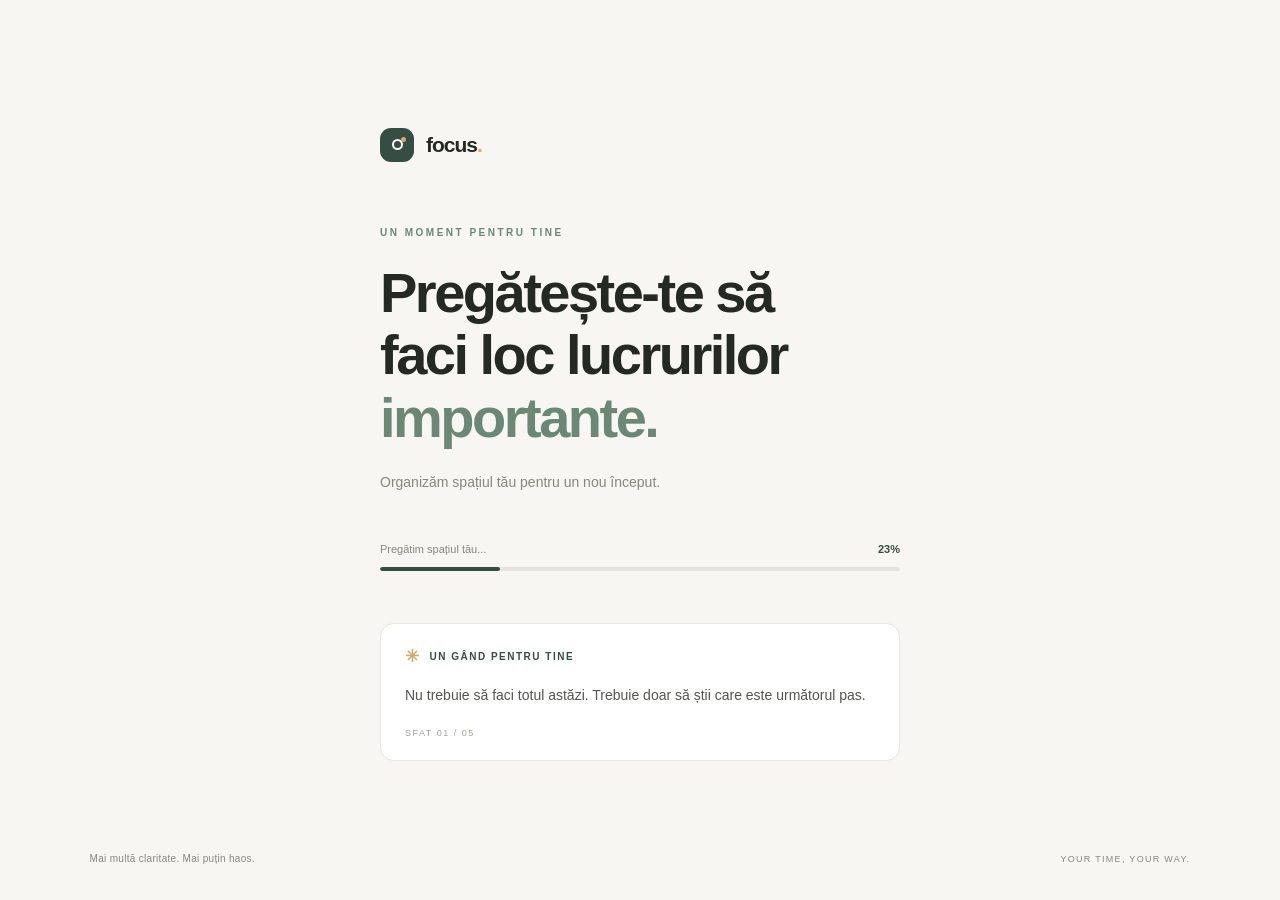
<file: index.html>
<!DOCTYPE html>
<html lang="ro">
<head>
    <meta charset="UTF-8">
    <meta name="viewport" content="width=device-width, initial-scale=1.0">

    <meta name="theme-color" content="#F7F6F2">
    <title>Organi-Time</title>
    
    <link rel="stylesheet" href="Loading/loading.css">
    <script src="Loading/loading.js" defer></script>

</head>

<body>
    <main class="loading-screen">

        <section class="loading-content">

            <header class="brand">
                <div class="brand-icon" aria-hidden="true">
                    <span></span>
                </div>

                <span class="brand-name">focus<span>.</span></span>
            </header>

            <div class="loading-main">
                <p class="eyebrow">UN MOMENT PENTRU TINE</p>

                <h1>
                    Pregătește-te să<br>
                    faci loc lucrurilor<br>
                    <span>importante.</span>
                </h1>

                <p class="loading-description">
                    Organizăm spațiul tău pentru un nou început.
                </p>

                <div class="progress-section">
                    <div class="progress-labels">
                        <span id="loading-status" aria-live="polite">
                            Pregătim spațiul tău...
                        </span>

                        <span id="progress-value">0%</span>
                    </div>

                    <div
                        class="progress-track"
                        id="progress-track"
                        role="progressbar"
                        aria-label="Progresul încărcării"
                        aria-valuemin="0"
                        aria-valuemax="100"
                        aria-valuenow="0"
                    >
                        <div class="progress-bar" id="progress-bar"></div>
                    </div>
                </div>
            </div>

            <aside class="tip-card" aria-live="polite">
                <div class="tip-heading">
                    <span class="tip-icon" aria-hidden="true">✳</span>
                    <span>UN GÂND PENTRU TINE</span>
                </div>

                <p class="tip-text" id="tip-text">
                    Nu trebuie să faci totul astăzi.
                    Trebuie doar să știi care este următorul pas.
                </p>

                <span class="tip-counter" id="tip-counter">
                    SFAT 01 / 05
                </span>
            </aside>

        </section>

        <footer class="loading-footer">
            <span>Mai multă claritate. Mai puțin haos.</span>
            <span class="footer-version">YOUR TIME, YOUR WAY.</span>
        </footer>

    </main>
</body>
</html>
</file>
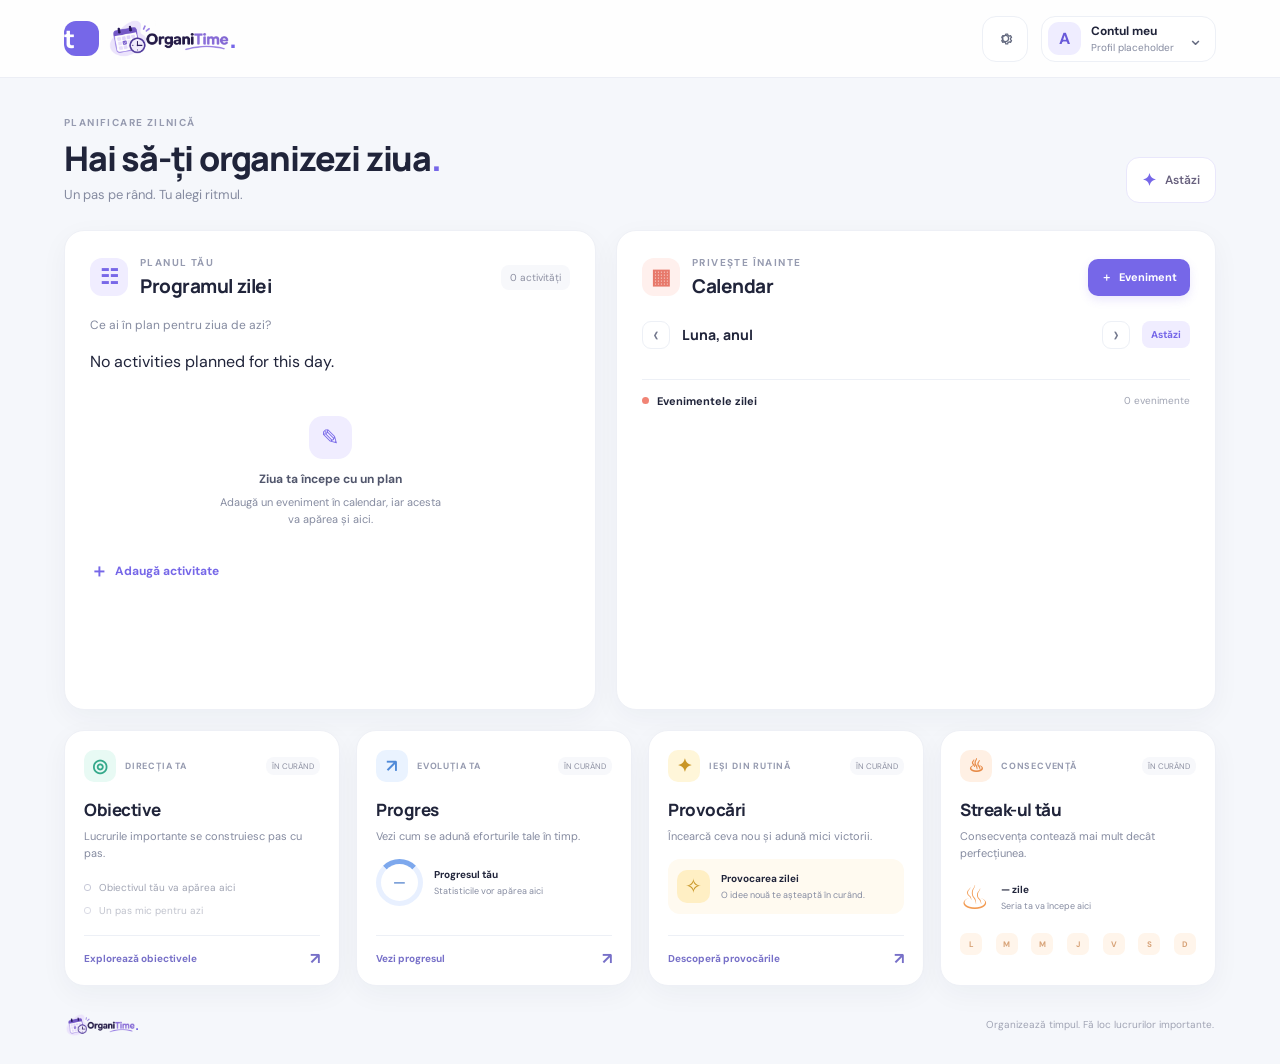
<file: Dashboard/dashboard.html>
<!DOCTYPE html>
<html lang="ro">
<head>
  <meta charset="UTF-8">
  <meta name="viewport" content="width=device-width, initial-scale=1.0">
  <meta name="theme-color" content="#f5f7fb">
  <title>Dashboard | OrganiTime</title>
  <link rel="stylesheet" href="style.css">
  <script src="functionality.js" defer></script>
</head>
<body>
  <div class="app-shell">
    <header class="topbar">
      <a class="brand" href="dashboard.html" aria-label="OrganiTime - pagina principală">
        <span class="brand-mark">t</span>
        <span><img class="logo" src="../organitime-logo.png" alt="OrganiTime logo"><span class="brand-dot">.</span></span>
      </a>
      <div class="topbar-right">
        <button class="icon-button" id="settingsButton" type="button" aria-label="Setări" title="Setări">
          <svg viewBox="0 0 24 24" aria-hidden="true"><path d="M12 8.5a3.5 3.5 0 1 0 0 7 3.5 3.5 0 0 0 0-7Z"/><path d="m19.4 15 .1.1 1.2.9-1.2 2.1-1.4-.6a7.9 7.9 0 0 1-1.7 1l-.2 1.5h-2.4l-.3-1.5a7.9 7.9 0 0 1-1.8-1l-1.4.6-1.2-2.1 1.2-.9a7.3 7.3 0 0 1 0-2l-1.2-.9 1.2-2.1 1.4.6a7.9 7.9 0 0 1 1.8-1l.3-1.5h2.4l.2 1.5a7.9 7.9 0 0 1 1.7 1l1.4-.6 1.2 2.1-1.2.9a7.3 7.3 0 0 1 0 2Z" transform="translate(-1 -1) scale(.96)"/></svg>
        </button>
        <button class="account-button" id="accountButton" type="button">
          <span class="avatar">A</span>
          <span class="account-label"><strong>Contul meu</strong><small>Profil placeholder</small></span>
          <span class="chevron">⌄</span>
        </button>
      </div>
    </header>

    <main class="dashboard">
      <section class="welcome-row">
        <div>
          <p class="eyebrow" id="todayLabel">PLANIFICARE ZILNICĂ</p>
          <h1>Hai să-ți organizezi ziua<span class="heading-period">.</span></h1>
          <p class="welcome-subtitle">Un pas pe rând. Tu alegi ritmul.</p>
        </div>
        <div class="date-pill"><span class="date-spark">✦</span><span id="currentDate">Astăzi</span></div>
      </section>

      <section class="primary-grid" aria-label="Program și calendar">
        <article class="panel schedule-panel">
          <div class="panel-heading">
            <div class="heading-icon purple-icon">☷</div>
            <div><p class="eyebrow">PLANUL TĂU</p><h2>Programul zilei</h2></div>
            <span class="count-pill" id="scheduleCount">0 activități</span>
          </div>
          <p class="panel-description">Ce ai în plan pentru ziua de azi?</p>
          <div class="schedule-list" id="scheduleList" aria-live="polite"></div>
          <div class="empty-state" id="scheduleEmpty">
            <span class="empty-illustration">✎</span>
            <strong>Ziua ta începe cu un plan</strong>
            <p>Adaugă un eveniment în calendar, iar acesta va apărea și aici.</p>
          </div>
          <button class="text-button" id="addScheduleButton" type="button"><span>＋</span> Adaugă activitate</button>
        </article>

        <article class="panel calendar-panel">
          <div class="panel-heading">
            <div class="heading-icon coral-icon">▦</div>
            <div><p class="eyebrow">PRIVEȘTE ÎNAINTE</p><h2>Calendar</h2></div>
            <button class="primary-button compact" id="addEventButton" type="button"><span>＋</span> Eveniment</button>
          </div>
          <div class="calendar-toolbar">
            <button class="month-nav" id="prevMonth" type="button" aria-label="Luna precedentă">‹</button>
            <h3 id="monthLabel">Luna, anul</h3>
            <button class="month-nav" id="nextMonth" type="button" aria-label="Luna următoare">›</button>
            <button class="today-button" id="todayButton" type="button">Astăzi</button>
          </div>
          <div class="calendar-grid" id="calendarGrid" role="grid" aria-label="Calendar lunar"></div>
          <div class="selected-date-row">
            <div><span class="selected-date-dot"></span><strong id="selectedDateLabel">Evenimentele zilei</strong></div>
            <span class="muted-small" id="selectedEventCount">0 evenimente</span>
          </div>
          <div class="calendar-events" id="calendarEvents" aria-live="polite"></div>
        </article>
      </section>

      <section class="secondary-grid" aria-label="Obiective, progres, provocări și streak">
        <article class="panel mini-panel goals-panel">
          <div class="mini-heading"><div class="heading-icon mint-icon">◎</div><span class="eyebrow">DIRECȚIA TA</span><span class="placeholder-tag">ÎN CURÂND</span></div>
          <h2>Obiective</h2>
          <p>Lucrurile importante se construiesc pas cu pas.</p>
          <div class="placeholder-line"><span class="placeholder-dot"></span><span>Obiectivul tău va apărea aici</span></div>
          <div class="placeholder-line short"><span class="placeholder-dot"></span><span>Un pas mic pentru azi</span></div>
          <button class="subtle-button placeholder-action" data-feature="Obiective" type="button">Explorează obiectivele <span>↗</span></button>
        </article>

        <article class="panel mini-panel progress-panel">
          <div class="mini-heading"><div class="heading-icon blue-icon">↗</div><span class="eyebrow">EVOLUȚIA TA</span><span class="placeholder-tag">ÎN CURÂND</span></div>
          <h2>Progres</h2>
          <p>Vezi cum se adună eforturile tale în timp.</p>
          <div class="progress-preview"><div class="progress-ring"><span>—</span></div><div><strong>Progresul tău</strong><small>Statisticile vor apărea aici</small></div></div>
          <button class="subtle-button placeholder-action" data-feature="Progres" type="button">Vezi progresul <span>↗</span></button>
        </article>

        <article class="panel mini-panel challenge-panel">
          <div class="mini-heading"><div class="heading-icon yellow-icon">✦</div><span class="eyebrow">IEȘI DIN RUTINĂ</span><span class="placeholder-tag">ÎN CURÂND</span></div>
          <h2>Provocări</h2>
          <p>Încearcă ceva nou și adună mici victorii.</p>
          <div class="challenge-card"><span class="challenge-symbol">✧</span><div><strong>Provocarea zilei</strong><small>O idee nouă te așteaptă în curând.</small></div></div>
          <button class="subtle-button placeholder-action" data-feature="Provocări" type="button">Descoperă provocările <span>↗</span></button>
        </article>

        <article class="panel mini-panel streak-panel">
          <div class="mini-heading"><div class="heading-icon orange-icon">♨</div><span class="eyebrow">CONSECVENȚĂ</span><span class="placeholder-tag">ÎN CURÂND</span></div>
          <h2>Streak-ul tău</h2>
          <p>Consecvența contează mai mult decât perfecțiunea.</p>
          <div class="streak-display"><span class="streak-flame">♨</span><div><strong>— zile</strong><small>Seria ta va începe aici</small></div></div>
          <div class="week-dots" aria-label="Zilele săptămânii"><span>L</span><span>M</span><span>M</span><span>J</span><span>V</span><span>S</span><span>D</span></div>
        </article>
      </section>

      <footer class="dashboard-footer"><span><img class="logo" src="../organitime-logo.png" alt="OrganiTime logo"><span class="brand-dot">.</span></span><span>Organizează timpul. Fă loc lucrurilor importante.</span></footer>
    </main>
  </div>

  <dialog class="event-dialog" id="eventDialog" aria-labelledby="dialogTitle">
    <form id="eventForm" method="dialog">
      <div class="dialog-heading"><div><p class="eyebrow">PLANIFICĂ CE CONTEAZĂ</p><h2 id="dialogTitle">Adaugă un eveniment</h2></div><button class="close-button" id="closeDialog" type="button" aria-label="Închide">×</button></div>
      <label for="eventTitle">Titlul activității</label>
      <input id="eventTitle" name="title" type="text" placeholder="Ex. Învățat pentru test" maxlength="80" required>
      <div class="form-two-columns">
        <div><label for="eventDate">Data</label><input id="eventDate" name="date" type="date" required></div>
        <div><label for="eventTime">Ora</label><input id="eventTime" name="time" type="time" value="09:00" required></div>
      </div>
      <label for="eventCategory">Categorie</label>
      <select id="eventCategory" name="category"><option value="personal">Personal</option><option value="study">Studii</option><option value="work">Muncă</option><option value="health">Sănătate</option><option value="other">Altele</option></select>
      <label for="eventNotes">Notițe <span class="optional-label">(opțional)</span></label>
      <textarea id="eventNotes" name="notes" rows="3" maxlength="240" placeholder="Detalii pe care vrei să le ții minte..."></textarea>
      <p class="form-error" id="formError" role="alert"></p>
      <div class="dialog-actions"><button class="secondary-button" id="cancelDialog" type="button">Anulează</button><button class="primary-button" type="submit">Salvează evenimentul</button></div>
    </form>
  </dialog>
  <div class="toast" id="toast" role="status" aria-live="polite"></div>
</body>
</html>
</file>
<file: Loading/loading.css>
/* ------------------------------
   1. CULORI ȘI VARIABILE
------------------------------ */

:root {
    --color-background: #F7F6F2;
    --color-surface: #FFFFFF;
    --color-primary: #344E41;
    --color-primary-light: #6B8877;
    --color-accent: #D9A86C;
    --color-text: #252923;
    --color-text-muted: #85877F;
    --color-border: #E9E7E0;

    --font-main: "Inter", "Segoe UI", sans-serif;
}

/* ------------------------------
   2. RESET
------------------------------ */

* {
    margin: 0;
    padding: 0;
    box-sizing: border-box;
}

body {
    min-height: 100vh;
    font-family: var(--font-main);
    background: var(--color-background);
    color: var(--color-text);
}

.loading-screen {
    min-height: 100vh;
    min-height: 100svh;
    display: flex;
    flex-direction: column;
    justify-content: space-between;
    padding: 36px 7%;
}

/* ------------------------------
   3. BRAND
------------------------------ */

.brand {
    display: flex;
    align-items: center;
    gap: 12px;
}

.brand-icon {
    width: 34px;
    height: 34px;
    background: var(--color-primary);
    border-radius: 11px;
    display: grid;
    place-items: center;
    animation: appear 0.7s ease both;
}

.brand-icon span {
    width: 11px;
    height: 11px;
    border: 2px solid white;
    border-radius: 50%;
    position: relative;
}

.brand-icon span::after {
    content: "";
    position: absolute;
    width: 5px;
    height: 5px;
    background: var(--color-accent);
    border-radius: 50%;
    right: -5px;
    top: -4px;
}

.brand-name {
    font-size: 21px;
    font-weight: 700;
    letter-spacing: -1px;
}

.brand-name > span {
    color: var(--color-accent);
}

/* ------------------------------
   4. CONȚINUT PRINCIPAL
------------------------------ */

.loading-content {
    width: 100%;
    max-width: 520px;
    margin: auto;
    padding: 65px 0;
}

.loading-main {
    margin-top: 65px;
    animation: appear 0.8s ease both;
}

.eyebrow {
    font-size: 10px;
    font-weight: 700;
    letter-spacing: 2.5px;
    color: var(--color-primary-light);
    margin-bottom: 24px;
}

h1 {
    font-size: clamp(36px, 5vw, 56px);
    line-height: 1.12;
    letter-spacing: -2.5px;
    font-weight: 600;
}

h1 span {
    color: var(--color-primary-light);
}

.loading-description {
    margin-top: 20px;
    max-width: 360px;
    color: var(--color-text-muted);
    font-size: 14px;
    line-height: 1.8;
}

/* ------------------------------
   5. PROGRES
------------------------------ */

.progress-section {
    margin-top: 48px;
}

.progress-labels {
    display: flex;
    justify-content: space-between;
    gap: 16px;
    margin-bottom: 12px;
    font-size: 11px;
    color: var(--color-text-muted);
}

#progress-value {
    color: var(--color-primary);
    font-weight: 700;
    font-variant-numeric: tabular-nums;
}

.progress-track {
    width: 100%;
    height: 4px;
    background: #E5E4DC;
    border-radius: 10px;
    overflow: hidden;
}

.progress-bar {
    width: 0%;
    height: 100%;
    background: var(--color-primary);
    border-radius: inherit;
    transition: width 0.3s ease;
}

/* ------------------------------
   6. CARD PENTRU SFATURI
------------------------------ */

.tip-card {
    margin-top: 52px;
    padding: 22px 24px;
    background: var(--color-surface);
    border: 1px solid var(--color-border);
    border-radius: 14px;
    animation: appear 1s ease both;
}

.tip-heading {
    display: flex;
    align-items: center;
    gap: 9px;
    color: var(--color-primary);
    font-size: 10px;
    font-weight: 700;
    letter-spacing: 1.5px;
}

.tip-icon {
    color: var(--color-accent);
    font-size: 17px;
}

.tip-text {
    margin-top: 16px;
    font-size: 14px;
    line-height: 1.8;
    color: #53564F;
    transition: opacity 0.2s ease;
}

.tip-counter {
    display: block;
    margin-top: 20px;
    font-size: 9px;
    letter-spacing: 1.5px;
    color: #A1A197;
}

/* ------------------------------
   7. FOOTER
------------------------------ */

.loading-footer {
    display: flex;
    justify-content: space-between;
    align-items: center;
    gap: 16px;
    color: var(--color-text-muted);
    font-size: 10px;
    letter-spacing: 0.3px;
}

.footer-version {
    font-size: 9px;
    letter-spacing: 1.3px;
}

/* ------------------------------
   8. ANIMAȚII
------------------------------ */

@keyframes appear {
    from {
        opacity: 0;
        transform: translateY(10px);
    }

    to {
        opacity: 1;
        transform: translateY(0);
    }
}

/* ------------------------------
   9. RESPONSIVE
------------------------------ */

@media (max-width: 600px) {
    .loading-screen {
        padding: 24px 22px;
    }

    .loading-content {
        padding: 55px 0;
    }

    .loading-main {
        margin-top: 48px;
    }

    h1 {
        font-size: clamp(34px, 9vw, 46px);
        letter-spacing: -1.8px;
    }

    .progress-section {
        margin-top: 38px;
    }

    .tip-card {
        margin-top: 38px;
        padding: 20px;
    }

    .loading-footer {
        align-items: flex-start;
        flex-direction: column;
        gap: 8px;
    }
}

@media (prefers-reduced-motion: reduce) {
    *,
    *::before,
    *::after {
        animation-duration: 0.01ms !important;
        transition-duration: 0.01ms !important;
    }
}
</file>
<file: Dashboard/style.css>
@import url('https://fonts.googleapis.com/css2?family=DM+Sans:wght@400;500;600;700&family=Manrope:wght@400;500;600;700;800&display=swap');

:root {
  --bg: #f5f7fb;
  --surface: #ffffff;
  --text: #20243a;
  --muted: #858ba0;
  --line: #edf0f6;
  --purple: #7667e8;
  --purple-light: #f0edff;
  --coral: #f18475;
  --shadow: 0 8px 28px rgba(34, 42, 80, .045);
  font-family: 'DM Sans', sans-serif;
}
* { box-sizing: border-box; }
body { margin: 0; background: var(--bg); color: var(--text); }
button, input, select, textarea { font: inherit; }
button { cursor: pointer; }
button:focus-visible, input:focus-visible, select:focus-visible, textarea:focus-visible { outline: 3px solid #b8b0ff; outline-offset: 2px; }
.app-shell { min-height: 100vh; }
.topbar { height: 78px; padding: 0 clamp(22px, 5vw, 76px); background: rgba(255,255,255,.88); border-bottom: 1px solid #eceef5; display: flex; align-items: center; justify-content: space-between; }
.brand { display: inline-flex; align-items: center; gap: 10px; color: var(--text); text-decoration: none; font: 800 25px 'Manrope', sans-serif; letter-spacing: -1.2px; }
.brand > span { display: inline-flex; align-items: center; }
.brand-mark { display: grid; place-items: center; width: 35px; height: 35px; color: white; background: var(--purple); border-radius: 12px; font-size: 25px; font-weight: 800; }
.brand-dot, .heading-period { color: var(--purple); }
.topbar-right { display: flex; align-items: center; gap: 13px; }
.icon-button, .account-button { background: white; border: 1px solid var(--line); color: #656b80; border-radius: 14px; height: 46px; }
.icon-button { width: 46px; display: grid; place-items: center; }
.icon-button svg { width: 21px; height: 21px; fill: none; stroke: currentColor; stroke-width: 1.5; stroke-linecap: round; stroke-linejoin: round; }
.account-button { display: flex; align-items: center; gap: 10px; padding: 5px 12px 5px 6px; text-align: left; }
.avatar { display: grid; place-items: center; width: 33px; height: 33px; border-radius: 11px; color: #6859d9; background: #efedff; font-weight: 700; }
.account-label { display: flex; flex-direction: column; gap: 2px; }
.account-label strong { color: var(--text); font-size: 12px; }
.account-label small { color: var(--muted); font-size: 10px; }
.chevron { margin-left: 4px; font-size: 18px; }
.dashboard { width: min(1440px, 100%); margin: 0 auto; padding: 38px clamp(22px, 5vw, 76px) 24px; }
.welcome-row { display: flex; align-items: flex-end; justify-content: space-between; gap: 24px; margin-bottom: 27px; }
.eyebrow { margin: 0; color: #969bb0; font-size: 10px; font-weight: 700; letter-spacing: 1.4px; }
h1, h2, h3, p { margin-top: 0; }
h1 { margin: 9px 0 7px; font: 800 clamp(25px, 3vw, 34px)/1.2 'Manrope', sans-serif; letter-spacing: -1.2px; }
.welcome-subtitle { margin: 0; color: var(--muted); font-size: 13px; }
.date-pill { display: flex; align-items: center; gap: 9px; padding: 11px 15px; border: 1px solid #e9e7fb; border-radius: 13px; background: #fff; color: #68617e; font-size: 12px; font-weight: 600; white-space: nowrap; }
.date-spark { color: var(--purple); font-size: 17px; }
.primary-grid { display: grid; grid-template-columns: minmax(0, .94fr) minmax(0, 1.06fr); gap: 20px; align-items: stretch; }
.panel { background: var(--surface); border: 1px solid #eef0f6; border-radius: 20px; box-shadow: var(--shadow); }
.schedule-panel, .calendar-panel { min-height: 480px; padding: 25px 25px 22px; }
.panel-heading { display: flex; align-items: center; gap: 12px; }
.panel-heading > div:nth-child(2) { min-width: 0; }
.panel-heading h2, .mini-panel h2 { margin: 4px 0 0; font: 750 19px 'Manrope', sans-serif; letter-spacing: -.45px; }
.heading-icon { flex: 0 0 auto; display: grid; place-items: center; width: 38px; height: 38px; border-radius: 12px; font-size: 21px; font-weight: 600; }
.purple-icon { color: #7868e8; background: #f0edff; }
.coral-icon { color: #e7796b; background: #fff0ed; }
.mint-icon { color: #35a98b; background: #e8faf4; }
.blue-icon { color: #508ad8; background: #eaf3ff; }
.yellow-icon { color: #c99625; background: #fff6d9; }
.orange-icon { color: #e78b48; background: #fff0e4; }
.count-pill, .placeholder-tag { margin-left: auto; padding: 6px 9px; border-radius: 8px; color: #8c8fa1; background: #f7f8fb; font-size: 10px; white-space: nowrap; }
.panel-description { margin: 18px 0 18px; color: var(--muted); font-size: 12px; }
.schedule-list { display: flex; flex-direction: column; }
.schedule-item { display: grid; grid-template-columns: 53px 13px minmax(0, 1fr) 28px; align-items: stretch; gap: 10px; min-height: 66px; }
.schedule-time { padding-top: 4px; color: #8d91a4; font-size: 11px; font-weight: 600; }
.timeline { position: relative; display: flex; justify-content: center; }
.timeline::before { content: ''; position: absolute; top: 10px; bottom: -4px; width: 1px; background: #e9e9f4; }
.schedule-item:last-child .timeline::before { display: none; }
.timeline-dot { position: relative; z-index: 1; margin-top: 5px; width: 9px; height: 9px; border: 2px solid #fff; border-radius: 50%; background: var(--purple); box-shadow: 0 0 0 2px #e7e3ff; }
.schedule-content { min-width: 0; padding: 0 0 17px; }
.schedule-content strong { display: block; margin: 0 0 4px; overflow-wrap: anywhere; font-size: 12px; font-weight: 700; }
.schedule-content small { display: block; color: var(--muted); font-size: 10px; line-height: 1.5; overflow-wrap: anywhere; }
.category-label { display: inline-block; margin-top: 5px; padding: 3px 7px; border-radius: 6px; color: #7770b6; background: #f3f1ff; font-size: 9px; }
.delete-event { align-self: start; border: 0; background: transparent; color: #b3b6c5; border-radius: 7px; font-size: 17px; }
.delete-event:hover { color: #d65e69; background: #fff0f1; }
.empty-state { padding: 28px 15px 20px; text-align: center; color: var(--muted); }
.empty-illustration { display: grid; place-items: center; width: 43px; height: 43px; margin: 0 auto 12px; border-radius: 14px; color: var(--purple); background: var(--purple-light); font-size: 22px; }
.empty-state strong { display: block; color: #51566c; font-size: 12px; }
.empty-state p { max-width: 230px; margin: 7px auto 0; font-size: 11px; line-height: 1.6; }
.text-button { display: inline-flex; align-items: center; gap: 7px; padding: 10px 0 0; color: var(--purple); border: 0; background: transparent; font-size: 12px; font-weight: 700; }
.text-button span { font-size: 18px; }
.primary-button, .secondary-button { display: inline-flex; align-items: center; justify-content: center; gap: 7px; border-radius: 10px; padding: 11px 15px; border: 1px solid transparent; font-size: 11px; font-weight: 700; transition: transform .15s, background .15s; }
.primary-button { background: var(--purple); color: #fff; box-shadow: 0 4px 10px #7667e826; }
.primary-button:hover { background: #6656db; transform: translateY(-1px); }
.primary-button.compact { margin-left: auto; padding: 10px 12px; white-space: nowrap; }
.secondary-button { color: #656b80; background: #fff; border-color: #e8eaf2; }
.calendar-toolbar { display: flex; align-items: center; gap: 12px; margin: 22px 0 15px; }
.calendar-toolbar h3 { flex: 1; margin: 0; font: 750 14px 'Manrope', sans-serif; }
.month-nav { display: grid; place-items: center; width: 28px; height: 28px; border: 1px solid var(--line); border-radius: 9px; background: #fff; color: #73788d; font-size: 22px; line-height: 1; }
.today-button { padding: 7px 9px; border: 0; border-radius: 8px; color: var(--purple); background: var(--purple-light); font-size: 10px; font-weight: 700; }
.calendar-grid { display: grid; grid-template-columns: repeat(7, minmax(0, 1fr)); gap: 4px 2px; }
.calendar-weekday { display: grid; place-items: center; padding: 6px 0 9px; color: #a1a5b5; font-size: 10px; font-weight: 700; }
.calendar-day { position: relative; display: grid; place-items: center; aspect-ratio: 1.3; min-height: 28px; border: 0; border-radius: 9px; background: transparent; color: #555b70; font-size: 11px; }
.calendar-day:hover { background: #f6f4ff; }
.calendar-day.outside { color: #c7cad5; }
.calendar-day.today:not(.selected) { color: var(--purple); font-weight: 800; box-shadow: inset 0 0 0 1px #dcd6ff; }
.calendar-day.selected { background: var(--purple); color: white; font-weight: 700; box-shadow: 0 4px 10px #7667e82b; }
.event-indicator { position: absolute; bottom: 3px; width: 4px; height: 4px; border-radius: 50%; background: var(--coral); }
.calendar-day.selected .event-indicator { background: white; }
.selected-date-row { display: flex; align-items: center; justify-content: space-between; gap: 10px; margin-top: 15px; padding-top: 14px; border-top: 1px solid var(--line); }
.selected-date-row > div { display: flex; align-items: center; gap: 8px; min-width: 0; }
.selected-date-row strong { font-size: 11px; }
.selected-date-dot { width: 7px; height: 7px; border-radius: 50%; background: var(--coral); }
.muted-small { color: #a0a4b3; font-size: 10px; white-space: nowrap; }
.calendar-events { display: flex; flex-direction: column; gap: 7px; margin-top: 10px; max-height: 90px; overflow-y: auto; }
.calendar-event { display: flex; align-items: center; gap: 9px; padding: 8px 10px; border-radius: 9px; background: #fafaff; }
.event-color-bar { align-self: stretch; width: 3px; min-height: 22px; border-radius: 5px; background: var(--purple); }
.calendar-event .event-info { min-width: 0; flex: 1; }
.calendar-event strong { display: block; overflow-wrap: anywhere; font-size: 10px; }
.calendar-event small { display: block; margin-top: 3px; color: var(--muted); font-size: 9px; }
.calendar-empty { padding: 8px 0 0; color: #a0a4b3; font-size: 10px; }
.secondary-grid { display: grid; grid-template-columns: repeat(4, minmax(0, 1fr)); gap: 16px; margin-top: 20px; }
.mini-panel { min-height: 240px; padding: 19px 19px 16px; display: flex; flex-direction: column; }
.mini-heading { display: flex; align-items: center; gap: 9px; min-width: 0; }
.mini-heading .heading-icon { width: 32px; height: 32px; border-radius: 10px; font-size: 18px; }
.mini-heading .eyebrow { font-size: 9px; letter-spacing: .8px; }
.mini-heading .placeholder-tag { padding: 4px 6px; font-size: 8px; }
.mini-panel h2 { margin-top: 16px; font-size: 17px; }
.mini-panel > p { margin: 7px 0 14px; color: var(--muted); font-size: 11px; line-height: 1.55; }
.placeholder-line { display: flex; align-items: center; gap: 8px; margin: 5px 0; color: #a1a5b4; font-size: 10px; }
.placeholder-dot { width: 7px; height: 7px; border: 1.5px solid #c7c9d8; border-radius: 3px; }
.placeholder-line.short { opacity: .65; }
.subtle-button { display: flex; align-items: center; justify-content: space-between; width: 100%; margin-top: auto; padding: 12px 0 0; border: 0; border-top: 1px solid var(--line); background: transparent; color: #7770c8; text-align: left; font-size: 10px; font-weight: 700; }
.subtle-button span { font-size: 16px; }
.progress-preview, .challenge-card, .streak-display { display: flex; align-items: center; gap: 11px; margin: 0 0 14px; }
.progress-ring { display: grid; place-items: center; width: 47px; height: 47px; border-radius: 50%; border: 5px solid #e8f0ff; border-top-color: #7da8ed; color: #7299d6; font-size: 14px; font-weight: 700; }
.progress-preview strong, .challenge-card strong, .streak-display strong { display: block; font-size: 10px; }
.progress-preview small, .challenge-card small, .streak-display small { display: block; margin-top: 4px; color: var(--muted); font-size: 9px; line-height: 1.4; }
.challenge-card { padding: 11px 9px; border-radius: 12px; background: #fffaf0; }
.challenge-symbol { display: grid; place-items: center; flex: 0 0 auto; width: 33px; height: 33px; border-radius: 10px; background: #ffefc4; color: #c99625; font-size: 20px; }
.streak-flame { color: #f29b53; font-size: 33px; }
.week-dots { display: flex; justify-content: space-between; margin: 0 0 14px; }
.week-dots span { display: grid; place-items: center; width: 22px; height: 22px; border-radius: 7px; background: #fff5eb; color: #d7a277; font-size: 8px; font-weight: 700; }
.dashboard-footer { display: flex; justify-content: space-between; align-items: center; gap: 12px; padding: 28px 2px 4px; color: #a0a4b4; font-size: 10px; }
.dashboard-footer > span:first-child { color: #6c7086; font: 800 13px 'Manrope', sans-serif; display: inline-flex; align-items: center; }
.event-dialog { width: min(460px, calc(100% - 30px)); max-height: min(90vh, 760px); padding: 0; border: 1px solid #e9eaf2; border-radius: 20px; box-shadow: 0 25px 80px #22243a30; color: var(--text); }
.event-dialog::backdrop { background: #25264266; backdrop-filter: blur(3px); }
.event-dialog form { padding: 26px; }
.dialog-heading { display: flex; align-items: flex-start; justify-content: space-between; gap: 16px; margin-bottom: 22px; }
.dialog-heading h2 { margin: 5px 0 0; font: 800 21px 'Manrope', sans-serif; letter-spacing: -.5px; }
.close-button { width: 32px; height: 32px; border: 0; border-radius: 10px; background: #f5f6fa; color: #73788d; font-size: 22px; }
.event-dialog label { display: block; margin: 14px 0 7px; color: #51566b; font-size: 11px; font-weight: 700; }
.event-dialog input, .event-dialog select, .event-dialog textarea { display: block; width: 100%; min-width: 0; padding: 11px 12px; border: 1px solid #e7e9f1; border-radius: 10px; background: #fcfcfe; color: var(--text); font-size: 12px; }
.event-dialog textarea { resize: vertical; }
.form-two-columns { display: grid; grid-template-columns: 1fr 1fr; gap: 12px; }
.optional-label { color: #a3a6b5; font-weight: 400; }
.form-error { min-height: 0; margin: 8px 0 0; color: #d65e69; font-size: 11px; }
.dialog-actions { display: flex; justify-content: flex-end; gap: 9px; margin-top: 18px; }
.toast { position: fixed; right: 24px; bottom: 24px; z-index: 10; max-width: calc(100vw - 48px); padding: 13px 17px; border: 1px solid #e8e5ff; border-radius: 12px; background: #fff; color: #4e4a77; box-shadow: 0 10px 35px #20243a1a; font-size: 12px; opacity: 0; transform: translateY(8px); pointer-events: none; transition: opacity .2s, transform .2s; }
.toast.visible { opacity: 1; transform: translateY(0); }
.logo {
    display: inline-block;
    vertical-align: middle;
    height: 38px;
    width: auto;
    max-width: 170px;
    object-fit: contain;
}

/* Logo in topbar brand */
.brand .logo {
    height: 38px;
    width: auto;
    max-width: 170px;
    object-fit: contain;
    vertical-align: middle;
}

/* Logo in footer */
.dashboard-footer .logo {
    height: 22px;
    width: auto;
    max-width: 110px;
    object-fit: contain;
    vertical-align: middle;
}
@media (max-width: 1100px) {
  .dashboard { padding-top: 30px; }
  .primary-grid { grid-template-columns: 1fr 1fr; gap: 14px; }
  .schedule-panel, .calendar-panel { padding: 20px; }
  .secondary-grid { grid-template-columns: repeat(2, minmax(0, 1fr)); }
  .mini-panel { min-height: 220px; }
  .mini-heading .placeholder-tag { margin-left: auto; }
}
@media (max-width: 760px) {
  .topbar { height: 68px; padding: 0 18px; }
  .brand .logo { height: 32px; max-width: 130px; }
  .account-label, .chevron { display: none; }
  .account-button { padding: 5px; border: 0; }
  .topbar-right { gap: 5px; }
  .dashboard { padding: 27px 16px 20px; }
  .welcome-row { align-items: flex-start; flex-direction: column; gap: 15px; margin-bottom: 20px; }
  h1 { max-width: 460px; }
  .primary-grid { grid-template-columns: 1fr; }
  .schedule-panel, .calendar-panel { min-height: unset; }
  .calendar-panel { padding-bottom: 19px; }
  .calendar-day { aspect-ratio: 1.5; }
  .secondary-grid { gap: 12px; margin-top: 14px; }
  .mini-panel { padding: 15px; }
  .mini-heading { flex-wrap: wrap; gap: 7px; }
  .mini-heading .eyebrow { flex: 1; }
  .mini-heading .placeholder-tag { margin-left: 0; }
  .dashboard-footer { flex-direction: column; padding-top: 24px; }
}
@media (max-width: 420px) {
  .brand .logo { height: 26px; max-width: 110px; }
  .secondary-grid { grid-template-columns: 1fr; }
  .mini-panel { min-height: 205px; }
  .panel-heading h2 { font-size: 17px; }
  .panel-heading { gap: 9px; }
  .heading-icon { width: 34px; height: 34px; }
  .count-pill { padding: 5px 7px; font-size: 9px; }
  .primary-button.compact { padding: 9px; font-size: 10px; }
  .calendar-toolbar { gap: 8px; }
  .calendar-day { aspect-ratio: 1.2; }
  .event-dialog form { padding: 21px; }
  .form-two-columns { grid-template-columns: 1fr; gap: 0; }
}
</file>
